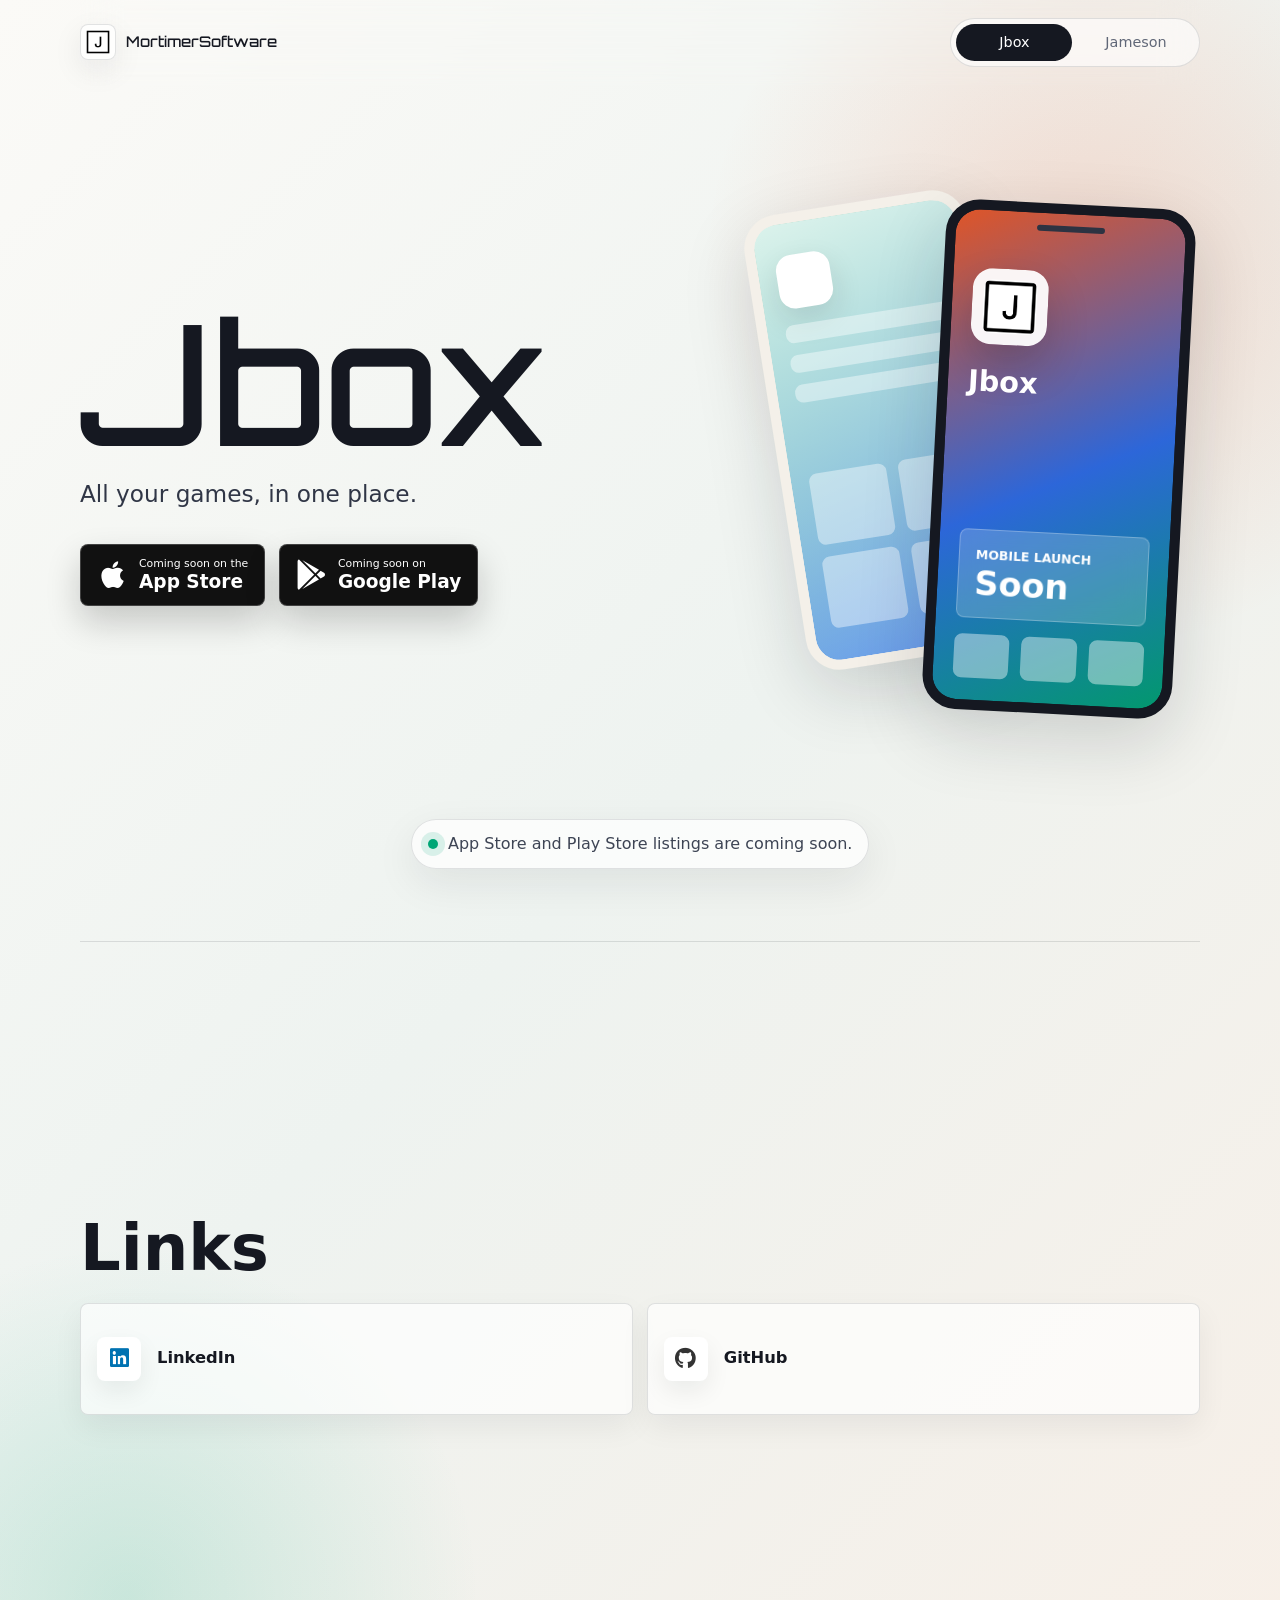
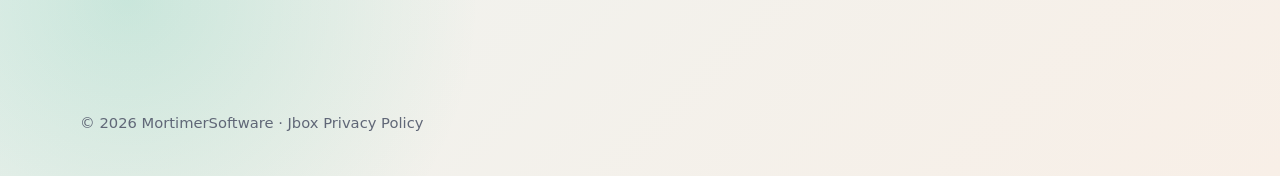
<file: index.html>
<!DOCTYPE html>
<html lang="en">
<head>
    <meta charset="UTF-8">
    <meta name="viewport" content="width=device-width, initial-scale=1.0">
    <meta name="description" content="Jbox, a MortimerSoftware app for iOS and Android, is coming soon.">
    <title>MortimerSoftware | Jbox Coming Soon</title>
    <link rel="preconnect" href="https://fonts.googleapis.com">
    <link rel="preconnect" href="https://fonts.gstatic.com" crossorigin>
    <link href="https://fonts.googleapis.com/css2?family=Orbitron:wght@500&display=swap" rel="stylesheet">
    <link rel="icon" type="image/png" href="assets/jbox-app-icon-framed.png">
    <link rel="apple-touch-icon" href="assets/jbox-app-icon-framed.png">
    <link rel="stylesheet" href="https://cdnjs.cloudflare.com/ajax/libs/font-awesome/6.5.1/css/all.min.css">
    <link rel="stylesheet" href="css/styles.css">
</head>
<body id="top">
    <header class="site-header">
        <a class="brand" href="/" aria-label="MortimerSoftware home">
            <span class="brand-mark">
                <img src="assets/jbox-app-icon-framed.png" alt="">
            </span>
            <span>MortimerSoftware</span>
        </a>
        <nav class="site-nav" aria-label="Primary navigation">
            <a href="#top" data-section="jbox" aria-current="page">Jbox</a>
            <a href="#links" data-section="jameson">Jameson</a>
        </nav>
    </header>

    <main>
        <section class="hero" id="jbox" aria-labelledby="hero-title">
            <div class="hero-copy">
                <h1 id="hero-title">Jbox</h1>
                <p class="hero-text">All your games, in one place.</p>

                <div class="store-badges" aria-label="Store availability">
                    <a class="store-badge is-disabled" href="#" aria-disabled="true" onclick="return false;">
                        <i class="fab fa-apple" aria-hidden="true"></i>
                        <span>
                            <small>Coming soon on the</small>
                            App Store
                        </span>
                    </a>
                    <a class="store-badge is-disabled" href="#" aria-disabled="true" onclick="return false;">
                        <i class="fab fa-google-play" aria-hidden="true"></i>
                        <span>
                            <small>Coming soon on</small>
                            Google Play
                        </span>
                    </a>
                </div>
            </div>

            <div class="app-preview" aria-label="Jbox app preview">
                <div class="phone phone-back">
                    <div class="phone-screen alt-screen">
                        <div class="mini-status"></div>
                        <div class="stacked-bars">
                            <span></span>
                            <span></span>
                            <span></span>
                        </div>
                        <div class="preview-grid">
                            <span></span>
                            <span></span>
                            <span></span>
                            <span></span>
                        </div>
                    </div>
                </div>
                <div class="phone phone-front">
                    <div class="phone-speaker"></div>
                    <div class="phone-screen">
                        <img class="app-icon" src="assets/jbox-app-icon-framed.png" alt="Jbox app icon">
                        <p>Jbox</p>
                        <div class="launch-card">
                            <span>Mobile launch</span>
                            <strong>Soon</strong>
                        </div>
                        <div class="signal-row">
                            <span></span>
                            <span></span>
                            <span></span>
                        </div>
                    </div>
                </div>
            </div>
        </section>

        <section class="availability" aria-label="Launch status">
            <div>
                <span class="status-dot"></span>
                App Store and Play Store listings are coming soon.
            </div>
        </section>

        <section class="links-section" id="links" aria-labelledby="links-title">
            <div>
                <h2 id="links-title">Links</h2>
            </div>
            <div class="link-grid">
                <a class="link-card" href="https://www.linkedin.com/in/jamesonmortimer" target="_blank" rel="noopener">
                    <i class="fab fa-linkedin" aria-hidden="true"></i>
                    <span>
                        <strong>LinkedIn</strong>
                    </span>
                </a>
                <a class="link-card" href="https://github.com/jamesonmortimer" target="_blank" rel="noopener">
                    <i class="fab fa-github" aria-hidden="true"></i>
                    <span>
                        <strong>GitHub</strong>
                    </span>
                </a>
            </div>
        </section>
    </main>

    <footer>
        <p>
            &copy; 2026 MortimerSoftware
            &middot;
            <a href="/jbox/privacy/">Jbox Privacy Policy</a>
        </p>
    </footer>

    <script src="js/main.js"></script>
</body>
</html>
</file>
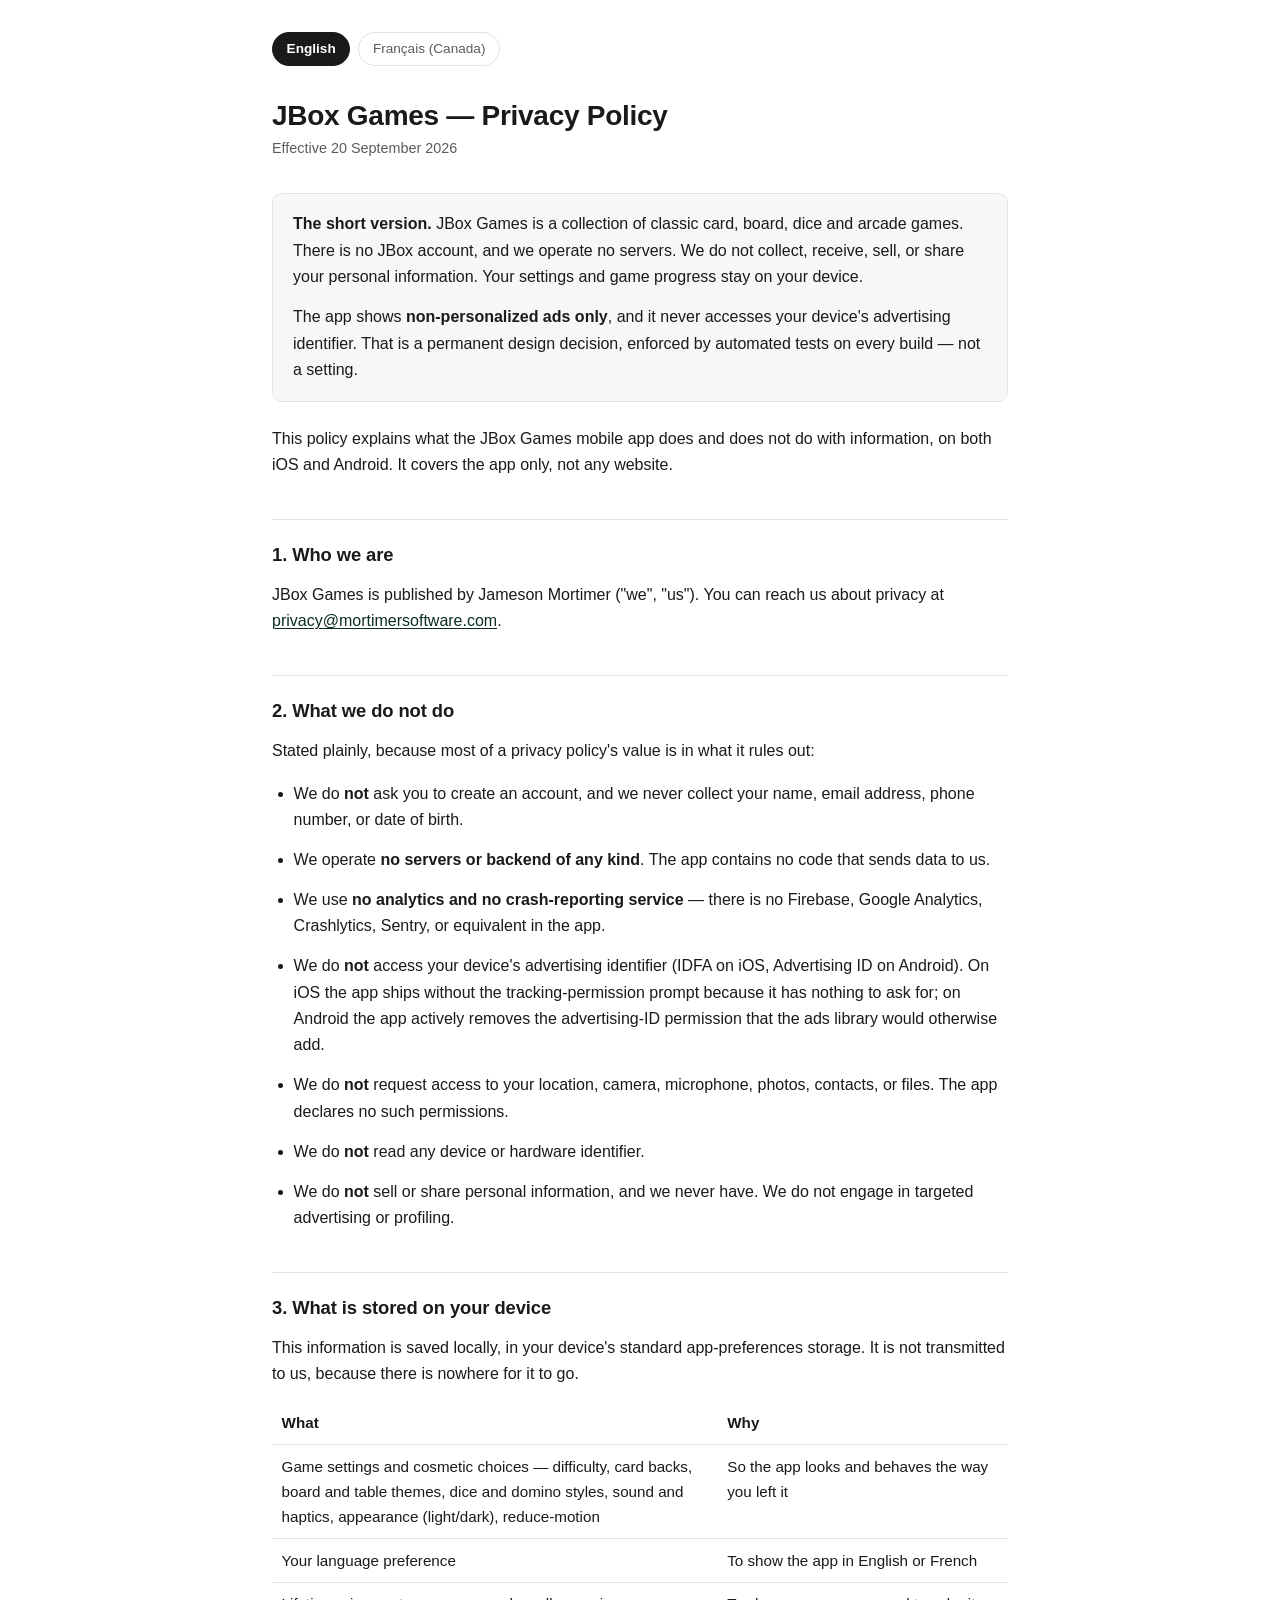
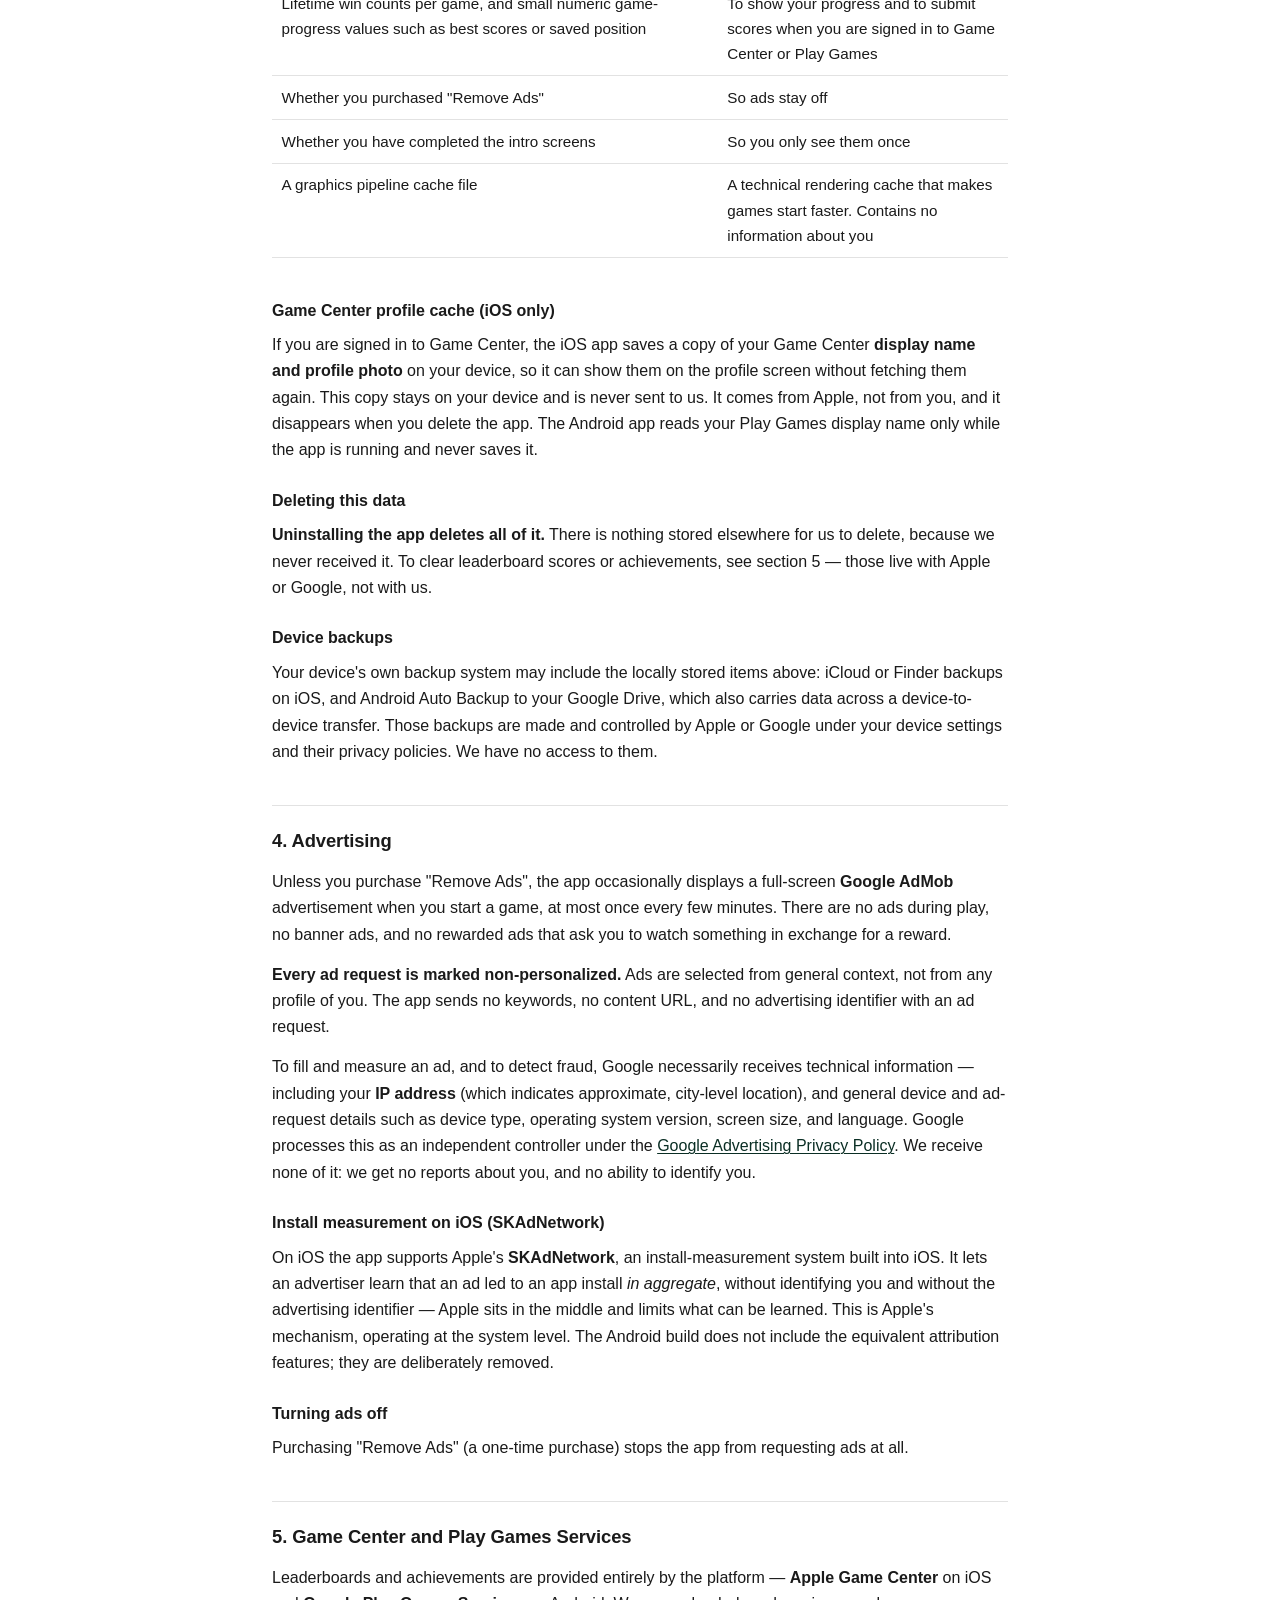
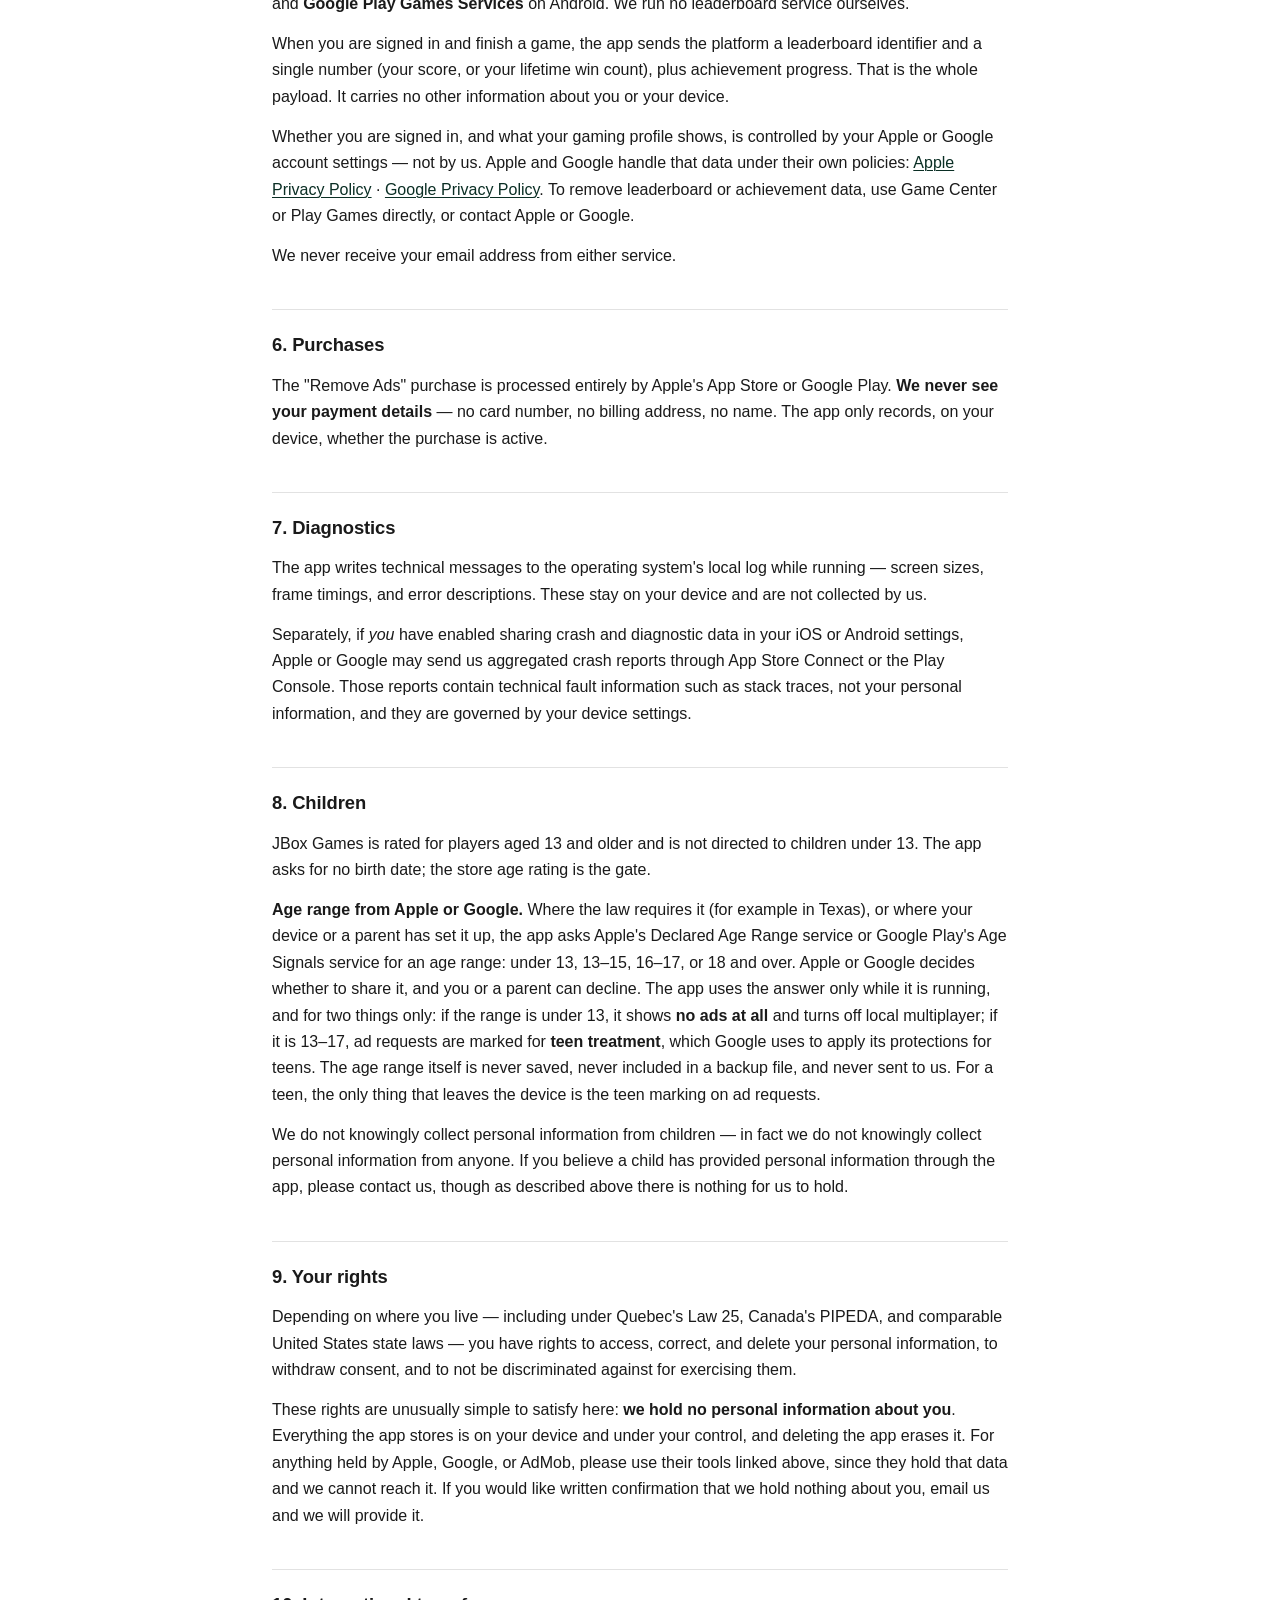
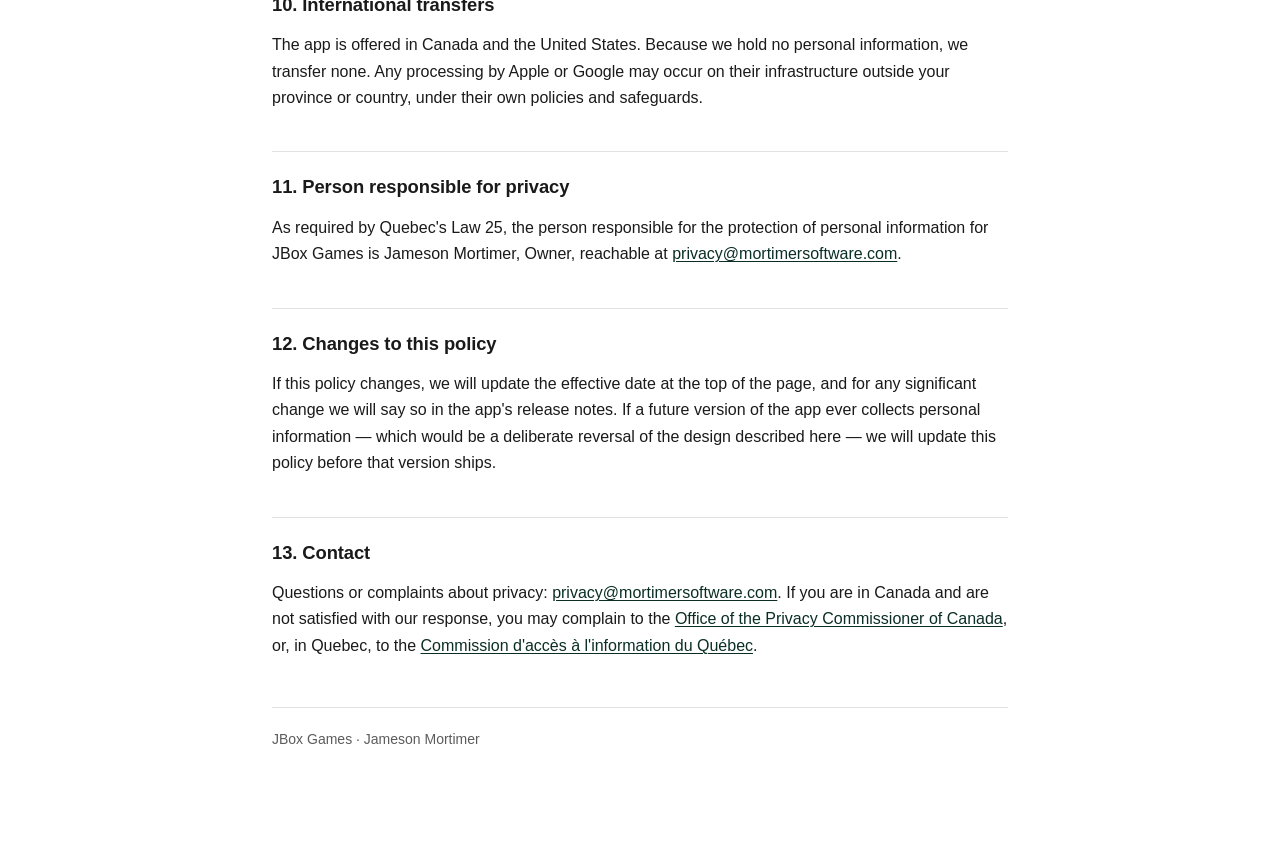
<file: jbox/privacy/index.html>
<!DOCTYPE html>
<html lang="en">
<head>
<meta charset="utf-8">
<meta name="viewport" content="width=device-width, initial-scale=1">
<title>JBox Games — Privacy Policy / Politique de confidentialité</title>
<meta name="description" content="Privacy policy for the JBox Games mobile app. JBox operates no servers and collects no personal information.">
<!--
  Hosted at https://mortimersoftware.com/jbox/privacy/
  Source of truth: jbox repo, docs/legal/privacy-policy.html (template form,
  with placeholders). If you edit the policy, edit BOTH — this file is the one
  the App Store and Play Console URLs actually point at.

  Referenced by:
    - Play Console: Privacy policy URL -> this page
    - App Store Connect: en-US -> this page; fr-CA -> this page + "#fr"
      (the page auto-selects French from that fragment)

  Self-contained on purpose: no external CSS, fonts, scripts, or images, so it
  renders on any static host and cannot be broken by a CDN outage. With
  JavaScript disabled both languages render stacked, English first — a legal
  document must never depend on JS.

  Good-faith draft written from an audit of what the app actually does; not
  legal advice. Quebec Law 25 has obligations beyond a policy page (designated
  privacy officer, breach reporting, documented response process).
-->
<style>
  :root {
    --bg: #ffffff;
    --fg: #1a1a1a;
    --muted: #5c5c5c;
    --rule: #e2e2e2;
    --accent: #0a2e24;
    --card: #f6f7f7;
  }
  @media (prefers-color-scheme: dark) {
    :root {
      --bg: #14161a;
      --fg: #e8e8e8;
      --muted: #a0a4aa;
      --rule: #2c3038;
      --accent: #b9d6c9;
      --card: #1c1f25;
    }
  }
  * { box-sizing: border-box; }
  body {
    margin: 0;
    padding: 2rem 1.25rem 5rem;
    background: var(--bg);
    color: var(--fg);
    font: 16px/1.65 -apple-system, BlinkMacSystemFont, "Segoe UI", Roboto,
          "Helvetica Neue", Arial, sans-serif;
    -webkit-text-size-adjust: 100%;
  }
  main { max-width: 46rem; margin: 0 auto; }
  h1 { font-size: 1.75rem; line-height: 1.25; margin: 0 0 .25rem; letter-spacing: -.01em; }
  h2 {
    font-size: 1.15rem; margin: 2.5rem 0 .75rem; padding-top: 1.25rem;
    border-top: 1px solid var(--rule); letter-spacing: -.005em;
  }
  h3 { font-size: 1rem; margin: 1.5rem 0 .5rem; }
  p, li { margin: 0 0 .85rem; }
  ul { padding-left: 1.35rem; }
  a { color: var(--accent); text-decoration-thickness: 1px; text-underline-offset: 2px; }
  .updated { color: var(--muted); font-size: .9rem; margin-bottom: 2rem; }
  .lede {
    background: var(--card); border: 1px solid var(--rule); border-radius: 10px;
    padding: 1.1rem 1.25rem; margin: 0 0 1.5rem;
  }
  .lede p:last-child, .callout p:last-child { margin-bottom: 0; }
  .callout {
    border-left: 3px solid var(--accent); padding: .1rem 0 .1rem 1rem;
    margin: 1.25rem 0; color: var(--muted);
  }
  table { border-collapse: collapse; width: 100%; margin: 0 0 1rem; font-size: .95rem; }
  th, td { text-align: left; padding: .55rem .6rem; border-bottom: 1px solid var(--rule); vertical-align: top; }
  th { font-weight: 600; }
  .scroll { overflow-x: auto; -webkit-overflow-scrolling: touch; }
  /* Language switch */
  nav.langs { display: flex; gap: .5rem; margin: 0 0 2rem; flex-wrap: wrap; }
  nav.langs a {
    font-size: .85rem; text-decoration: none; color: var(--muted);
    border: 1px solid var(--rule); border-radius: 999px; padding: .3rem .85rem;
  }
  nav.langs a[aria-current="true"] {
    color: var(--bg); background: var(--fg); border-color: var(--fg); font-weight: 600;
  }
  /* No JS: both languages visible, stacked. JS narrows to one. */
  html.js .lang { display: none; }
  /* The section ids deliberately do NOT match the "#en"/"#fr" fragments: the
     fragment is a language flag, not a jump target. If it matched an element,
     the browser would scroll that section to the top and hide the switcher. */
  html.js.show-en #doc-en, html.js.show-fr #doc-fr { display: block; }
  html:not(.js) nav.langs { display: none; }
  footer { margin-top: 3rem; padding-top: 1.25rem; border-top: 1px solid var(--rule);
           color: var(--muted); font-size: .875rem; }
</style>
</head>
<body>
<main>

<nav class="langs" aria-label="Language">
  <a href="#en" id="pick-en" hreflang="en">English</a>
  <a href="#fr" id="pick-fr" hreflang="fr-CA">Français (Canada)</a>
</nav>

<!-- ===================== ENGLISH ===================== -->
<section class="lang" id="doc-en" lang="en">

  <h1>JBox Games — Privacy Policy</h1>
  <p class="updated">Effective 20 September 2026</p>

  <div class="lede">
    <p><strong>The short version.</strong> JBox Games is a collection of classic
    card, board, dice and arcade games. There is no JBox account, and we operate
    no servers. We do not collect, receive, sell, or share your personal
    information. Your settings and game progress stay on your device.</p>
    <p>The app shows <strong>non-personalized ads only</strong>, and it never
    accesses your device's advertising identifier. That is a permanent design
    decision, enforced by automated tests on every build — not a setting.</p>
  </div>

  <p>This policy explains what the JBox Games mobile app does and does not do
  with information, on both iOS and Android. It covers the app only, not any
  website.</p>

  <h2>1. Who we are</h2>
  <p>JBox Games is published by Jameson Mortimer
  ("we", "us"). You can reach us about privacy at
  <a href="mailto:privacy@mortimersoftware.com">privacy@mortimersoftware.com</a>.</p>

  <h2>2. What we do not do</h2>
  <p>Stated plainly, because most of a privacy policy's value is in what it
  rules out:</p>
  <ul>
    <li>We do <strong>not</strong> ask you to create an account, and we never
      collect your name, email address, phone number, or date of birth.</li>
    <li>We operate <strong>no servers or backend of any kind</strong>. The app
      contains no code that sends data to us.</li>
    <li>We use <strong>no analytics and no crash-reporting service</strong> —
      there is no Firebase, Google Analytics, Crashlytics, Sentry, or
      equivalent in the app.</li>
    <li>We do <strong>not</strong> access your device's advertising identifier
      (IDFA on iOS, Advertising ID on Android). On iOS the app ships without the
      tracking-permission prompt because it has nothing to ask for; on Android
      the app actively removes the advertising-ID permission that the ads
      library would otherwise add.</li>
    <li>We do <strong>not</strong> request access to your location, camera,
      microphone, photos, contacts, or files. The app declares no such
      permissions.</li>
    <li>We do <strong>not</strong> read any device or hardware identifier.</li>
    <li>We do <strong>not</strong> sell or share personal information, and we
      never have. We do not engage in targeted advertising or profiling.</li>
  </ul>

  <h2>3. What is stored on your device</h2>
  <p>This information is saved locally, in your device's standard app-preferences
  storage. It is not transmitted to us, because there is nowhere for it to go.</p>
  <div class="scroll">
  <table>
    <tr><th>What</th><th>Why</th></tr>
    <tr><td>Game settings and cosmetic choices — difficulty, card backs, board
      and table themes, dice and domino styles, sound and haptics, appearance
      (light/dark), reduce-motion</td><td>So the app looks and behaves the way
      you left it</td></tr>
    <tr><td>Your language preference</td><td>To show the app in English or
      French</td></tr>
    <tr><td>Lifetime win counts per game, and small numeric game-progress
      values such as best scores or saved position</td><td>To show your progress
      and to submit scores when you are signed in to Game Center or Play
      Games</td></tr>
    <tr><td>Whether you purchased "Remove Ads"</td><td>So ads stay off</td></tr>
    <tr><td>Whether you have completed the intro screens</td><td>So you only see
      them once</td></tr>
    <tr><td>A graphics pipeline cache file</td><td>A technical rendering cache
      that makes games start faster. Contains no information about you</td></tr>
  </table>
  </div>

  <h3>Game Center profile cache (iOS only)</h3>
  <p>If you are signed in to Game Center, the iOS app saves a copy of your
  Game Center <strong>display name and profile photo</strong> on your device, so
  it can show them on the profile screen without fetching them again. This copy
  stays on your device and is never sent to us. It comes from Apple, not from
  you, and it disappears when you delete the app. The Android app reads your
  Play Games display name only while the app is running and never saves it.</p>

  <h3>Deleting this data</h3>
  <p><strong>Uninstalling the app deletes all of it.</strong> There is nothing
  stored elsewhere for us to delete, because we never received it. To clear
  leaderboard scores or achievements, see section 5 — those live with Apple or
  Google, not with us.</p>

  <h3>Device backups</h3>
  <p>Your device's own backup system may include the locally stored items above:
  iCloud or Finder backups on iOS, and Android Auto Backup to your Google Drive,
  which also carries data across a device-to-device transfer. Those backups are
  made and controlled by Apple or Google under your device settings and their
  privacy policies. We have no access to them.</p>

  <h2>4. Advertising</h2>
  <p>Unless you purchase "Remove Ads", the app occasionally displays a
  full-screen <strong>Google AdMob</strong> advertisement when you start a game,
  at most once every few minutes. There are no ads during play, no banner ads,
  and no rewarded ads that ask you to watch something in exchange for a reward.</p>

  <p><strong>Every ad request is marked non-personalized.</strong> Ads are
  selected from general context, not from any profile of you. The app sends no
  keywords, no content URL, and no advertising identifier with an ad request.</p>

  <p>To fill and measure an ad, and to detect fraud, Google necessarily receives
  technical information — including your <strong>IP address</strong> (which
  indicates approximate, city-level location), and general device and ad-request
  details such as device type, operating system version, screen size, and
  language. Google processes this as an independent controller under the
  <a href="https://business.safety.google/privacy/" rel="noopener noreferrer">Google
  Advertising Privacy Policy</a>. We receive none of it: we get no reports about
  you, and no ability to identify you.</p>

  <h3>Install measurement on iOS (SKAdNetwork)</h3>
  <p>On iOS the app supports Apple's <strong>SKAdNetwork</strong>, an
  install-measurement system built into iOS. It lets an advertiser learn that an
  ad led to an app install <em>in aggregate</em>, without identifying you and
  without the advertising identifier — Apple sits in the middle and limits what
  can be learned. This is Apple's mechanism, operating at the system level. The
  Android build does not include the equivalent attribution features; they are
  deliberately removed.</p>

  <h3>Turning ads off</h3>
  <p>Purchasing "Remove Ads" (a one-time purchase) stops the app from requesting
  ads at all.</p>

  <h2>5. Game Center and Play Games Services</h2>
  <p>Leaderboards and achievements are provided entirely by the platform —
  <strong>Apple Game Center</strong> on iOS and <strong>Google Play Games
  Services</strong> on Android. We run no leaderboard service ourselves.</p>
  <p>When you are signed in and finish a game, the app sends the platform a
  leaderboard identifier and a single number (your score, or your lifetime win
  count), plus achievement progress. That is the whole payload. It carries no
  other information about you or your device.</p>
  <p>Whether you are signed in, and what your gaming profile shows, is controlled
  by your Apple or Google account settings — not by us. Apple and Google handle
  that data under their own policies:
  <a href="https://www.apple.com/legal/privacy/" rel="noopener noreferrer">Apple
  Privacy Policy</a> ·
  <a href="https://policies.google.com/privacy" rel="noopener noreferrer">Google
  Privacy Policy</a>. To remove leaderboard or achievement data, use Game Center
  or Play Games directly, or contact Apple or Google.</p>
  <p>We never receive your email address from either service.</p>

  <h2>6. Purchases</h2>
  <p>The "Remove Ads" purchase is processed entirely by Apple's App Store or
  Google Play. <strong>We never see your payment details</strong> — no card
  number, no billing address, no name. The app only records, on your device,
  whether the purchase is active.</p>

  <h2>7. Diagnostics</h2>
  <p>The app writes technical messages to the operating system's local log while
  running — screen sizes, frame timings, and error descriptions. These stay on
  your device and are not collected by us.</p>
  <p>Separately, if <em>you</em> have enabled sharing crash and diagnostic data
  in your iOS or Android settings, Apple or Google may send us aggregated crash
  reports through App Store Connect or the Play Console. Those reports contain
  technical fault information such as stack traces, not your personal
  information, and they are governed by your device settings.</p>

  <h2>8. Children</h2>
  <p>JBox Games is rated for players aged 13 and older and is not directed to
  children under 13. The app asks for no birth date; the store age rating is
  the gate.</p>
  <p><strong>Age range from Apple or Google.</strong> Where the law requires it
  (for example in Texas), or where your device or a parent has set it up, the
  app asks Apple's Declared Age Range service or Google Play's Age Signals
  service for an age range: under 13, 13–15, 16–17, or 18 and over. Apple or
  Google decides whether to share it, and you or a parent can decline. The app
  uses the answer only while it is running, and for two things only: if the
  range is under 13, it shows <strong>no ads at all</strong> and turns off local
  multiplayer; if it is 13–17, ad requests are marked for <strong>teen
  treatment</strong>, which Google uses to apply its protections for teens. The
  age range itself is never saved, never included in a backup file, and never
  sent to us. For a teen, the only thing that leaves the device is the teen
  marking on ad requests.</p>
  <p>We do not knowingly collect personal information from children — in fact
  we do not knowingly collect personal information from anyone. If you believe
  a child has provided personal information through the app, please contact us,
  though as described above there is nothing for us to hold.</p>

  <h2>9. Your rights</h2>
  <p>Depending on where you live — including under Quebec's Law 25, Canada's
  PIPEDA, and comparable United States state laws — you have rights to access,
  correct, and delete your personal information, to withdraw consent, and to
  not be discriminated against for exercising them.</p>
  <p>These rights are unusually simple to satisfy here: <strong>we hold no
  personal information about you</strong>. Everything the app stores is on your
  device and under your control, and deleting the app erases it. For anything
  held by Apple, Google, or AdMob, please use their tools linked above, since
  they hold that data and we cannot reach it. If you would like written
  confirmation that we hold nothing about you, email us and we will provide it.</p>

  <h2>10. International transfers</h2>
  <p>The app is offered in Canada and the United States. Because we hold no
  personal information, we transfer none. Any processing by Apple or Google may
  occur on their infrastructure outside your province or country, under their
  own policies and safeguards.</p>

  <h2>11. Person responsible for privacy</h2>
  <p>As required by Quebec's Law 25, the person responsible for the protection
  of personal information for JBox Games is
  Jameson Mortimer, Owner, reachable at
  <a href="mailto:privacy@mortimersoftware.com">privacy@mortimersoftware.com</a>.</p>

  <h2>12. Changes to this policy</h2>
  <p>If this policy changes, we will update the effective date at the top of the
  page, and for any significant change we will say so in the app's release
  notes. If a future version of the app ever collects personal information —
  which would be a deliberate reversal of the design described here — we will
  update this policy before that version ships.</p>

  <h2>13. Contact</h2>
  <p>Questions or complaints about privacy:
  <a href="mailto:privacy@mortimersoftware.com">privacy@mortimersoftware.com</a>. If you are in Canada and are
  not satisfied with our response, you may complain to the
  <a href="https://www.priv.gc.ca/" rel="noopener noreferrer">Office of the
  Privacy Commissioner of Canada</a>, or, in Quebec, to the
  <a href="https://www.cai.gouv.qc.ca/" rel="noopener noreferrer">Commission
  d'accès à l'information du Québec</a>.</p>

</section>

<!-- ===================== FRANÇAIS (CANADA) ===================== -->
<section class="lang" id="doc-fr" lang="fr-CA">

  <h1>Jeux JBox — Politique de confidentialité</h1>
  <p class="updated">En vigueur le 20 septembre 2026</p>

  <div class="lede">
    <p><strong>En bref.</strong> Jeux JBox est une collection de jeux classiques
    de cartes, de société, de dés et d'arcade. Il n'existe aucun compte JBox et
    nous n'exploitons aucun serveur. Nous ne recueillons, ne recevons, ne vendons
    ni ne communiquons aucun renseignement personnel vous concernant. Vos
    réglages et votre progression demeurent sur votre appareil.</p>
    <p>L'application affiche uniquement des <strong>publicités non
    personnalisées</strong> et n'accède jamais à l'identifiant publicitaire de
    votre appareil. Il s'agit d'un choix de conception permanent, vérifié
    automatiquement à chaque version — et non d'un réglage.</p>
  </div>

  <p>La présente politique explique ce que l'application mobile Jeux JBox fait —
  et ne fait pas — avec les renseignements, sur iOS comme sur Android. Elle porte
  sur l'application seulement, et non sur un site Web.</p>

  <h2>1. Qui nous sommes</h2>
  <p>Jeux JBox est publié par Jameson Mortimer
  (« nous »). Pour toute question de confidentialité, écrivez-nous à
  <a href="mailto:privacy@mortimersoftware.com">privacy@mortimersoftware.com</a>.</p>

  <h2>2. Ce que nous ne faisons pas</h2>
  <p>Énoncé clairement, car l'essentiel de la valeur d'une politique de
  confidentialité réside dans ce qu'elle exclut :</p>
  <ul>
    <li>Nous ne vous demandons <strong>pas</strong> de créer un compte et nous ne
      recueillons jamais votre nom, votre adresse courriel, votre numéro de
      téléphone ni votre date de naissance.</li>
    <li>Nous n'exploitons <strong>aucun serveur ni aucune infrastructure
      dorsale</strong>. L'application ne contient aucun code qui nous transmet
      des données.</li>
    <li>Nous n'utilisons <strong>aucun outil d'analyse ni aucun service de
      rapport de plantage</strong> — l'application ne contient ni Firebase, ni
      Google Analytics, ni Crashlytics, ni Sentry, ni équivalent.</li>
    <li>Nous n'accédons <strong>pas</strong> à l'identifiant publicitaire de
      votre appareil (IDFA sur iOS, identifiant publicitaire sur Android). Sur
      iOS, l'application ne présente aucune demande d'autorisation de suivi,
      n'ayant rien à demander; sur Android, elle retire activement
      l'autorisation d'identifiant publicitaire que la bibliothèque publicitaire
      ajouterait autrement.</li>
    <li>Nous ne demandons <strong>pas</strong> l'accès à votre position, à votre
      appareil photo, à votre micro, à vos photos, à vos contacts ni à vos
      fichiers. L'application ne déclare aucune de ces autorisations.</li>
    <li>Nous ne lisons <strong>aucun</strong> identifiant d'appareil ou de
      matériel.</li>
    <li>Nous ne vendons ni ne communiquons aucun renseignement personnel, et ne
      l'avons jamais fait. Nous ne faisons ni publicité ciblée ni profilage.</li>
  </ul>

  <h2>3. Ce qui est conservé sur votre appareil</h2>
  <p>Ces renseignements sont enregistrés localement, dans l'espace de préférences
  standard des applications de votre appareil. Ils ne nous sont pas transmis,
  faute de destination.</p>
  <div class="scroll">
  <table>
    <tr><th>Quoi</th><th>Pourquoi</th></tr>
    <tr><td>Réglages de jeu et choix esthétiques — difficulté, dos de cartes,
      thèmes de plateau et de table, styles de dés et de dominos, sons et
      vibrations, apparence (clair/sombre), réduction des animations</td>
      <td>Pour que l'application demeure telle que vous l'avez laissée</td></tr>
    <tr><td>Votre préférence de langue</td><td>Pour afficher l'application en
      français ou en anglais</td></tr>
    <tr><td>Nombre de parties gagnées par jeu, et petites valeurs numériques de
      progression comme les meilleurs résultats ou la position sauvegardée</td>
      <td>Pour afficher votre progression et transmettre vos résultats lorsque
      vous êtes connecté à Game Center ou à Play Jeux</td></tr>
    <tr><td>L'achat « Retirer les publicités », le cas échéant</td><td>Pour que
      les publicités demeurent désactivées</td></tr>
    <tr><td>L'achèvement des écrans d'introduction</td><td>Pour ne vous les
      présenter qu'une seule fois</td></tr>
    <tr><td>Un fichier de cache graphique</td><td>Un cache technique de rendu qui
      accélère le démarrage des jeux. Il ne contient aucun renseignement vous
      concernant</td></tr>
  </table>
  </div>

  <h3>Copie du profil Game Center (iOS seulement)</h3>
  <p>Si vous êtes connecté à Game Center, l'application iOS conserve sur votre
  appareil une copie de votre <strong>nom d'affichage et de votre photo de
  profil</strong> Game Center, afin de les afficher à l'écran de profil sans
  devoir les récupérer de nouveau. Cette copie demeure sur votre appareil et ne
  nous est jamais transmise. Elle provient d'Apple et non de vous, et elle
  disparaît lorsque vous supprimez l'application. L'application Android lit
  votre nom d'affichage Play Jeux uniquement pendant l'exécution et ne
  l'enregistre jamais.</p>

  <h3>Suppression de ces données</h3>
  <p><strong>La désinstallation de l'application supprime le tout.</strong> Il
  n'existe rien ailleurs que nous puissions supprimer, puisque nous ne l'avons
  jamais reçu. Pour effacer des résultats de classement ou des succès, voyez la
  section 5 : ces données appartiennent à Apple ou à Google, et non à nous.</p>

  <h3>Sauvegardes de l'appareil</h3>
  <p>Le système de sauvegarde de votre appareil peut inclure les éléments locaux
  ci-dessus : sauvegardes iCloud ou Finder sur iOS, et sauvegarde automatique
  Android vers votre Google Drive, qui sert aussi au transfert d'un appareil à
  l'autre. Ces sauvegardes sont réalisées et contrôlées par Apple ou Google selon
  les réglages de votre appareil et leurs politiques de confidentialité. Nous n'y
  avons aucun accès.</p>

  <h2>4. Publicité</h2>
  <p>À moins que vous n'achetiez « Retirer les publicités », l'application
  affiche occasionnellement une publicité plein écran de <strong>Google
  AdMob</strong> au démarrage d'une partie, au plus une fois toutes les quelques
  minutes. Aucune publicité n'apparaît pendant une partie, il n'y a aucune
  bannière publicitaire, et aucune publicité récompensée vous demandant de
  visionner un contenu en échange d'une récompense.</p>

  <p><strong>Chaque demande publicitaire est marquée comme non
  personnalisée.</strong> Les publicités sont choisies selon le contexte général
  et non selon un profil vous concernant. L'application ne transmet aucun
  mot-clé, aucune adresse de contenu et aucun identifiant publicitaire avec une
  demande.</p>

  <p>Pour diffuser et mesurer une publicité, et pour détecter la fraude, Google
  reçoit nécessairement des renseignements techniques, dont votre
  <strong>adresse IP</strong> (qui indique une localisation approximative, à
  l'échelle de la ville) ainsi que des données générales sur l'appareil et la
  demande : type d'appareil, version du système d'exploitation, taille d'écran et
  langue. Google traite ces renseignements à titre de responsable indépendant,
  selon la
  <a href="https://business.safety.google/privacy/" rel="noopener noreferrer">politique
  de confidentialité publicitaire de Google</a>. Nous n'en recevons rien : aucun
  rapport vous concernant, aucune possibilité de vous identifier.</p>

  <h3>Mesure des installations sur iOS (SKAdNetwork)</h3>
  <p>Sur iOS, l'application prend en charge <strong>SKAdNetwork</strong>, le
  système de mesure des installations intégré à iOS. Il permet à un annonceur
  d'apprendre <em>de façon agrégée</em> qu'une publicité a mené à une
  installation, sans vous identifier et sans identifiant publicitaire — Apple
  s'interpose et limite ce qui peut en être déduit. Il s'agit du mécanisme
  d'Apple, qui fonctionne au niveau du système. La version Android n'inclut pas
  les fonctions d'attribution équivalentes : elles en sont délibérément
  retirées.</p>

  <h3>Désactiver les publicités</h3>
  <p>L'achat unique « Retirer les publicités » fait en sorte que l'application ne
  demande plus aucune publicité.</p>

  <h2>5. Game Center et Play Jeux</h2>
  <p>Les classements et les succès sont entièrement fournis par la plateforme :
  <strong>Apple Game Center</strong> sur iOS et <strong>Google Play Jeux</strong>
  sur Android. Nous n'exploitons aucun service de classement.</p>
  <p>Lorsque vous êtes connecté et terminez une partie, l'application transmet à
  la plateforme un identifiant de classement et un seul nombre (votre résultat ou
  votre total de parties gagnées), ainsi que la progression des succès. C'est
  l'intégralité du contenu transmis. Il ne comporte aucun autre renseignement sur
  vous ou votre appareil.</p>
  <p>Votre état de connexion et le contenu de votre profil de joueur sont
  déterminés par les réglages de votre compte Apple ou Google, et non par nous.
  Apple et Google traitent ces données selon leurs propres politiques :
  <a href="https://www.apple.com/legal/privacy/" rel="noopener noreferrer">politique
  de confidentialité d'Apple</a> ·
  <a href="https://policies.google.com/privacy" rel="noopener noreferrer">politique
  de confidentialité de Google</a>. Pour supprimer des données de classement ou
  de succès, utilisez directement Game Center ou Play Jeux, ou communiquez avec
  Apple ou Google.</p>
  <p>Nous ne recevons jamais votre adresse courriel de l'un ou l'autre de ces
  services.</p>

  <h2>6. Achats</h2>
  <p>L'achat « Retirer les publicités » est traité entièrement par l'App Store
  d'Apple ou par Google Play. <strong>Nous ne voyons jamais vos renseignements de
  paiement</strong> : ni numéro de carte, ni adresse de facturation, ni nom.
  L'application n'enregistre, sur votre appareil, que le fait que l'achat est
  actif.</p>

  <h2>7. Diagnostics</h2>
  <p>Pendant son exécution, l'application inscrit des messages techniques dans le
  journal local du système d'exploitation — dimensions d'écran, temps de rendu et
  descriptions d'erreurs. Ces messages demeurent sur votre appareil et ne sont pas
  recueillis par nous.</p>
  <p>Par ailleurs, si <em>vous</em> avez activé le partage des données de
  plantage et de diagnostic dans vos réglages iOS ou Android, Apple ou Google
  peut nous transmettre des rapports de plantage agrégés via App Store Connect ou
  la Play Console. Ces rapports contiennent des renseignements techniques sur la
  défaillance, comme des traces d'exécution, et non vos renseignements
  personnels; ils sont régis par les réglages de votre appareil.</p>

  <h2>8. Enfants</h2>
  <p>Jeux JBox est classé pour les joueurs de 13 ans et plus et ne s'adresse pas
  aux enfants de moins de 13 ans. L'application ne demande aucune date de
  naissance; la classification de la boutique remplit ce rôle.</p>
  <p><strong>Tranche d'âge fournie par Apple ou Google.</strong> Lorsque la loi
  l'exige (par exemple au Texas), ou lorsque votre appareil ou un parent l'a
  configuré, l'application demande au service Declared Age Range d'Apple ou au
  service Age Signals de Google Play une tranche d'âge : moins de 13 ans,
  13 à 15 ans, 16 ou 17 ans, ou 18 ans et plus. Apple ou Google décide de la
  communiquer ou non, et vous ou un parent pouvez refuser. L'application
  n'utilise la réponse que pendant son exécution, et uniquement à deux fins : si
  la tranche est « moins de 13 ans », elle n'affiche <strong>aucune
  publicité</strong> et désactive le multijoueur local; si elle est de 13 à
  17 ans, les demandes de publicité sont marquées pour un <strong>traitement
  adolescent</strong>, que Google utilise pour appliquer ses protections
  destinées aux adolescents. La tranche d'âge elle-même n'est jamais
  enregistrée, jamais incluse dans un fichier de sauvegarde et jamais transmise
  à nous. Pour un adolescent, seule la marque de traitement adolescent jointe
  aux demandes de publicité quitte l'appareil.</p>
  <p>Nous ne recueillons pas sciemment de renseignements personnels auprès
  d'enfants — en réalité, nous ne recueillons sciemment de renseignements
  personnels auprès de personne. Si vous croyez qu'un enfant a fourni des
  renseignements personnels par l'intermédiaire de l'application, écrivez-nous,
  même si, comme indiqué ci-dessus, nous ne détenons rien.</p>

  <h2>9. Vos droits</h2>
  <p>Selon votre lieu de résidence — notamment en vertu de la Loi 25 du Québec,
  de la LPRPDE au Canada et de lois comparables d'États américains — vous avez le
  droit d'accéder à vos renseignements personnels, de les faire rectifier et
  supprimer, de retirer votre consentement, et de ne subir aucune discrimination
  pour avoir exercé ces droits.</p>
  <p>Ces droits sont ici particulièrement simples à respecter : <strong>nous ne
  détenons aucun renseignement personnel vous concernant</strong>. Tout ce que
  l'application enregistre se trouve sur votre appareil, sous votre contrôle, et
  la suppression de l'application l'efface. Pour tout élément détenu par Apple,
  Google ou AdMob, veuillez utiliser leurs outils mentionnés plus haut, puisque
  ce sont eux qui détiennent ces données et que nous ne pouvons y accéder. Si
  vous souhaitez une confirmation écrite que nous ne détenons rien à votre sujet,
  écrivez-nous et nous vous la fournirons.</p>

  <h2>10. Transferts hors du Québec et du Canada</h2>
  <p>L'application est offerte au Canada et aux États-Unis. Comme nous ne
  détenons aucun renseignement personnel, nous n'en transférons aucun. Tout
  traitement effectué par Apple ou Google peut avoir lieu sur leurs
  infrastructures à l'extérieur de votre province ou de votre pays, selon leurs
  propres politiques et mesures de protection.</p>

  <h2>11. Personne responsable de la protection des renseignements personnels</h2>
  <p>Conformément à la Loi 25 du Québec, la personne responsable de la protection
  des renseignements personnels pour Jeux JBox est
  Jameson Mortimer, propriétaire, que vous pouvez joindre à
  <a href="mailto:privacy@mortimersoftware.com">privacy@mortimersoftware.com</a>.</p>

  <h2>12. Modifications de la politique</h2>
  <p>Si la présente politique change, nous mettrons à jour la date d'entrée en
  vigueur au haut de la page et, pour toute modification importante, nous le
  mentionnerons dans les notes de version de l'application. Si une future version
  de l'application devait recueillir des renseignements personnels — ce qui
  constituerait un renversement délibéré de la conception décrite ici — nous
  mettrions la politique à jour avant sa publication.</p>

  <h2>13. Nous joindre</h2>
  <p>Questions ou plaintes concernant la confidentialité :
  <a href="mailto:privacy@mortimersoftware.com">privacy@mortimersoftware.com</a>. Si vous êtes au Canada et que
  notre réponse ne vous satisfait pas, vous pouvez porter plainte auprès du
  <a href="https://www.priv.gc.ca/fr/" rel="noopener noreferrer">Commissariat à
  la protection de la vie privée du Canada</a> ou, au Québec, auprès de la
  <a href="https://www.cai.gouv.qc.ca/" rel="noopener noreferrer">Commission
  d'accès à l'information du Québec</a>.</p>

</section>

<footer>
  <p>JBox Games · Jameson Mortimer</p>
</footer>

</main>

<script>
// Progressive enhancement only: with JS off, both languages render stacked and
// the page remains complete and readable. Never gate legal text behind script.
(function () {
  var root = document.documentElement;
  root.classList.add('js');

  function apply(lang, push) {
    root.classList.toggle('show-fr', lang === 'fr');
    root.classList.toggle('show-en', lang !== 'fr');
    root.setAttribute('lang', lang === 'fr' ? 'fr-CA' : 'en');
    document.getElementById('pick-en').setAttribute('aria-current', String(lang !== 'fr'));
    document.getElementById('pick-fr').setAttribute('aria-current', String(lang === 'fr'));
    if (push && window.history && history.replaceState) {
      history.replaceState(null, '', '#' + lang);
    }
  }

  // Precedence: explicit #fr / #en fragment, then the browser's language.
  function initial() {
    var h = (location.hash || '').replace('#', '').toLowerCase();
    if (h === 'fr' || h === 'en') return h;
    var nav = (navigator.language || '').toLowerCase();
    return nav.indexOf('fr') === 0 ? 'fr' : 'en';
  }

  apply(initial(), false);

  document.getElementById('pick-en').addEventListener('click', function (e) {
    e.preventDefault(); apply('en', true);
  });
  document.getElementById('pick-fr').addEventListener('click', function (e) {
    e.preventDefault(); apply('fr', true);
  });
  window.addEventListener('hashchange', function () { apply(initial(), false); });
})();
</script>
</body>
</html>
</file>
<file: css/styles.css>
:root {
    --ink: #151821;
    --muted: #606777;
    --paper: #fbfaf7;
    --line: rgba(21, 24, 33, 0.12);
    --accent: #f05a28;
    --accent-2: #00a676;
    --accent-3: #2f6fed;
    --shadow: 0 24px 70px rgba(21, 24, 33, 0.16);
    --radius: 8px;
}

* {
    box-sizing: border-box;
}

html {
    scroll-behavior: smooth;
    scroll-padding-top: 0;
}

body {
    min-height: 100vh;
    margin: 0;
    color: var(--ink);
    background:
        radial-gradient(circle at 85% 15%, rgba(240, 90, 40, 0.18), transparent 24rem),
        radial-gradient(circle at 10% 90%, rgba(0, 166, 118, 0.16), transparent 22rem),
        linear-gradient(135deg, #fbfaf7 0%, #eef3f0 48%, #f8efe7 100%);
    font-family: Inter, "Segoe UI", system-ui, -apple-system, sans-serif;
    line-height: 1.5;
}

a {
    color: inherit;
    text-decoration: none;
}

.site-header {
    position: sticky;
    top: 0;
    z-index: 10;
    display: flex;
    align-items: center;
    justify-content: space-between;
    gap: 1rem;
    width: min(1120px, calc(100% - 32px));
    margin: 0 auto;
    padding: 18px 0;
    backdrop-filter: blur(18px);
}

.brand {
    display: inline-flex;
    align-items: center;
    gap: 0.65rem;
    font-family: Orbitron, Inter, sans-serif;
    font-size: 0.92rem;
    font-weight: 500;
}

.brand-mark {
    display: grid;
    width: 36px;
    height: 36px;
    place-items: center;
    border: 1px solid var(--line);
    border-radius: 8px;
    background: rgba(255, 255, 255, 0.72);
    box-shadow: 0 10px 30px rgba(21, 24, 33, 0.08);
}

.brand-mark img {
    display: block;
    width: 24px;
    height: 24px;
    object-fit: contain;
}

.site-nav {
    display: flex;
    align-items: center;
    gap: 0.35rem;
    padding: 5px;
    border: 1px solid var(--line);
    border-radius: 999px;
    background: rgba(255, 255, 255, 0.62);
}

.site-nav a {
    min-width: 116px;
    padding: 0.48rem 1rem;
    border-radius: 999px;
    color: var(--muted);
    font-size: 0.9rem;
    text-align: center;
    transition: background 180ms ease, color 180ms ease;
}

.site-nav a:hover,
.site-nav a[aria-current="page"] {
    background: var(--ink);
    color: #fff;
}

main {
    width: min(1120px, calc(100% - 32px));
    margin: 0 auto;
}

.hero {
    display: grid;
    grid-template-columns: minmax(0, 1fr) minmax(280px, 430px);
    gap: clamp(2rem, 7vw, 5rem);
    align-items: center;
    min-height: calc(100vh - 132px);
    padding: 42px 0 64px;
}

.hero h1 {
    margin: 0;
    font-family: Orbitron, Inter, sans-serif;
    font-size: clamp(4.8rem, 14vw, 10.5rem);
    font-weight: 500;
    line-height: 0.86;
}

.hero-text {
    max-width: 620px;
    margin: 1.4rem 0 0;
    color: #303646;
    font-size: clamp(1.08rem, 2.1vw, 1.45rem);
}

.store-badges {
    display: flex;
    flex-wrap: wrap;
    gap: 0.85rem;
    margin-top: 2rem;
}

.store-badge {
    display: inline-flex;
    align-items: center;
    gap: 0.75rem;
    min-width: 184px;
    min-height: 62px;
    padding: 0.62rem 1rem;
    border: 1px solid rgba(255, 255, 255, 0.2);
    border-radius: var(--radius);
    background: #111;
    color: #fff;
    box-shadow: 0 16px 34px rgba(17, 17, 17, 0.2);
}

.store-badge i {
    width: 30px;
    font-size: 1.9rem;
    text-align: center;
}

.store-badge span {
    display: grid;
    font-size: 1.16rem;
    font-weight: 700;
    line-height: 1.05;
}

.store-badge small {
    margin-bottom: 0.18rem;
    font-size: 0.68rem;
    font-weight: 500;
}

.store-badge.is-disabled {
    cursor: default;
}

.app-preview {
    position: relative;
    min-height: 560px;
}

.phone {
    position: absolute;
    overflow: hidden;
    border: 10px solid #151821;
    border-radius: 34px;
    background: #151821;
    box-shadow: var(--shadow);
}

.phone-front {
    right: 16px;
    bottom: 24px;
    width: 250px;
    height: 510px;
    transform: rotate(3deg);
}

.phone-back {
    top: 22px;
    left: 4px;
    width: 224px;
    height: 460px;
    border-color: #f4f0e9;
    background: #f4f0e9;
    transform: rotate(-9deg);
}

.phone-speaker {
    position: absolute;
    top: 12px;
    left: 50%;
    z-index: 2;
    width: 68px;
    height: 6px;
    border-radius: 999px;
    background: #2d3342;
    transform: translateX(-50%);
}

.phone-screen {
    display: flex;
    flex-direction: column;
    height: 100%;
    padding: 58px 20px 22px;
    border-radius: 24px;
    background:
        linear-gradient(155deg, rgba(240, 90, 40, 0.92), rgba(47, 111, 237, 0.9) 54%, rgba(0, 166, 118, 0.9));
    color: #fff;
}

.alt-screen {
    padding: 32px 18px;
    background:
        linear-gradient(165deg, rgba(255, 255, 255, 0.86), rgba(255, 255, 255, 0.28)),
        linear-gradient(155deg, var(--accent-2), var(--accent-3));
}

.app-icon {
    width: 76px;
    height: 76px;
    padding: 11px;
    border-radius: 20px;
    background: rgba(255, 255, 255, 0.94);
    object-fit: contain;
    box-shadow: 0 20px 42px rgba(21, 24, 33, 0.22);
}

.phone-screen p {
    margin: 1rem 0 auto;
    font-size: 1.8rem;
    font-weight: 800;
}

.launch-card {
    display: grid;
    gap: 0.2rem;
    padding: 1rem;
    border: 1px solid rgba(255, 255, 255, 0.25);
    border-radius: 8px;
    background: rgba(255, 255, 255, 0.18);
    backdrop-filter: blur(14px);
}

.launch-card span {
    font-size: 0.78rem;
    font-weight: 700;
    text-transform: uppercase;
}

.launch-card strong {
    font-size: 2.1rem;
    line-height: 1;
}

.signal-row,
.stacked-bars,
.preview-grid {
    display: grid;
    gap: 0.75rem;
    margin-top: 1rem;
}

.signal-row {
    grid-template-columns: 1fr 1fr 1fr;
}

.signal-row span,
.stacked-bars span,
.preview-grid span {
    border-radius: 8px;
    background: rgba(255, 255, 255, 0.42);
}

.signal-row span {
    height: 44px;
}

.mini-status {
    width: 54px;
    height: 54px;
    border-radius: 16px;
    background: #fff;
    box-shadow: 0 12px 30px rgba(21, 24, 33, 0.12);
}

.stacked-bars span {
    height: 18px;
}

.preview-grid {
    grid-template-columns: repeat(2, 1fr);
    margin-top: auto;
}

.preview-grid span {
    height: 72px;
}

.availability {
    display: flex;
    justify-content: center;
    margin: -34px 0 72px;
}

.availability div {
    display: inline-flex;
    align-items: center;
    gap: 0.65rem;
    padding: 0.75rem 1rem;
    border: 1px solid var(--line);
    border-radius: 999px;
    background: rgba(255, 255, 255, 0.72);
    color: #3d4454;
    box-shadow: 0 14px 40px rgba(21, 24, 33, 0.08);
}

.status-dot {
    width: 10px;
    height: 10px;
    border-radius: 999px;
    background: var(--accent-2);
    box-shadow: 0 0 0 7px rgba(0, 166, 118, 0.14);
}

.links-section {
    display: grid;
    gap: 1.4rem;
    min-height: calc(100vh - 144px);
    align-content: center;
    padding: 76px 0 84px;
    border-top: 1px solid var(--line);
    scroll-margin-top: 128px;
}

.links-section h2 {
    margin: 0;
    font-size: clamp(2.35rem, 5vw, 4.6rem);
    line-height: 1;
}

.link-grid {
    display: grid;
    grid-template-columns: repeat(2, minmax(0, 1fr));
    gap: 0.85rem;
}

.link-card {
    display: flex;
    align-items: center;
    gap: 1rem;
    min-height: 112px;
    padding: 1rem;
    border: 1px solid var(--line);
    border-radius: var(--radius);
    background: rgba(255, 255, 255, 0.68);
    color: var(--muted);
    box-shadow: 0 12px 30px rgba(21, 24, 33, 0.06);
    transition: border-color 180ms ease, transform 180ms ease, box-shadow 180ms ease;
}

.link-card:hover {
    border-color: rgba(21, 24, 33, 0.28);
    box-shadow: 0 18px 40px rgba(21, 24, 33, 0.11);
    transform: translateY(-2px);
}

.link-card i {
    display: grid;
    width: 44px;
    height: 44px;
    place-items: center;
    flex: 0 0 auto;
    border-radius: 8px;
    background: #fff;
    font-size: 1.35rem;
    box-shadow: 0 10px 24px rgba(21, 24, 33, 0.07);
}

.link-card span {
    display: grid;
    min-width: 0;
}

.link-card strong {
    color: var(--ink);
    font-size: 1.02rem;
}

.fa-linkedin {
    color: #0072b1;
}

.fa-github {
    color: #333;
}

.fa-twitch {
    color: #9146ff;
}

.fa-file-alt {
    color: var(--accent-2);
}

footer {
    width: min(1120px, calc(100% - 32px));
    margin: 0 auto;
    padding: 0 0 28px;
    color: var(--muted);
    font-size: 0.92rem;
}

@media (max-width: 860px) {
    .site-header {
        align-items: flex-start;
        flex-direction: column;
    }

    .hero {
        grid-template-columns: 1fr;
        min-height: 0;
        padding-top: 28px;
    }

    .app-preview {
        min-height: 500px;
    }

    .phone-front {
        right: calc(50% - 166px);
    }

    .phone-back {
        left: calc(50% - 190px);
    }

    .availability {
        margin-top: 0;
    }

    .links-section {
        min-height: auto;
        align-content: start;
    }

    .link-grid {
        grid-template-columns: repeat(2, minmax(0, 1fr));
    }
}

@media (max-width: 600px) {
    main,
    .site-header,
    footer {
        width: min(100% - 24px, 1120px);
    }

    .brand {
        font-size: 0.8rem;
    }

    .site-nav {
        width: 100%;
        justify-content: space-between;
    }

    .site-nav a {
        flex: 1;
        padding-inline: 0.45rem;
        min-width: 0;
        text-align: center;
    }

    .hero {
        padding-bottom: 44px;
    }

    .hero h1 {
        font-size: clamp(4rem, 23vw, 6.5rem);
    }

    .store-badge {
        width: 100%;
    }

    .app-preview {
        min-height: 390px;
    }

    .phone-front {
        right: calc(50% - 124px);
        width: 196px;
        height: 398px;
    }

    .phone-back {
        left: calc(50% - 136px);
        width: 168px;
        height: 344px;
    }

    .link-grid {
        grid-template-columns: 1fr;
    }

    .link-card {
        min-height: 92px;
    }
}
</file>
